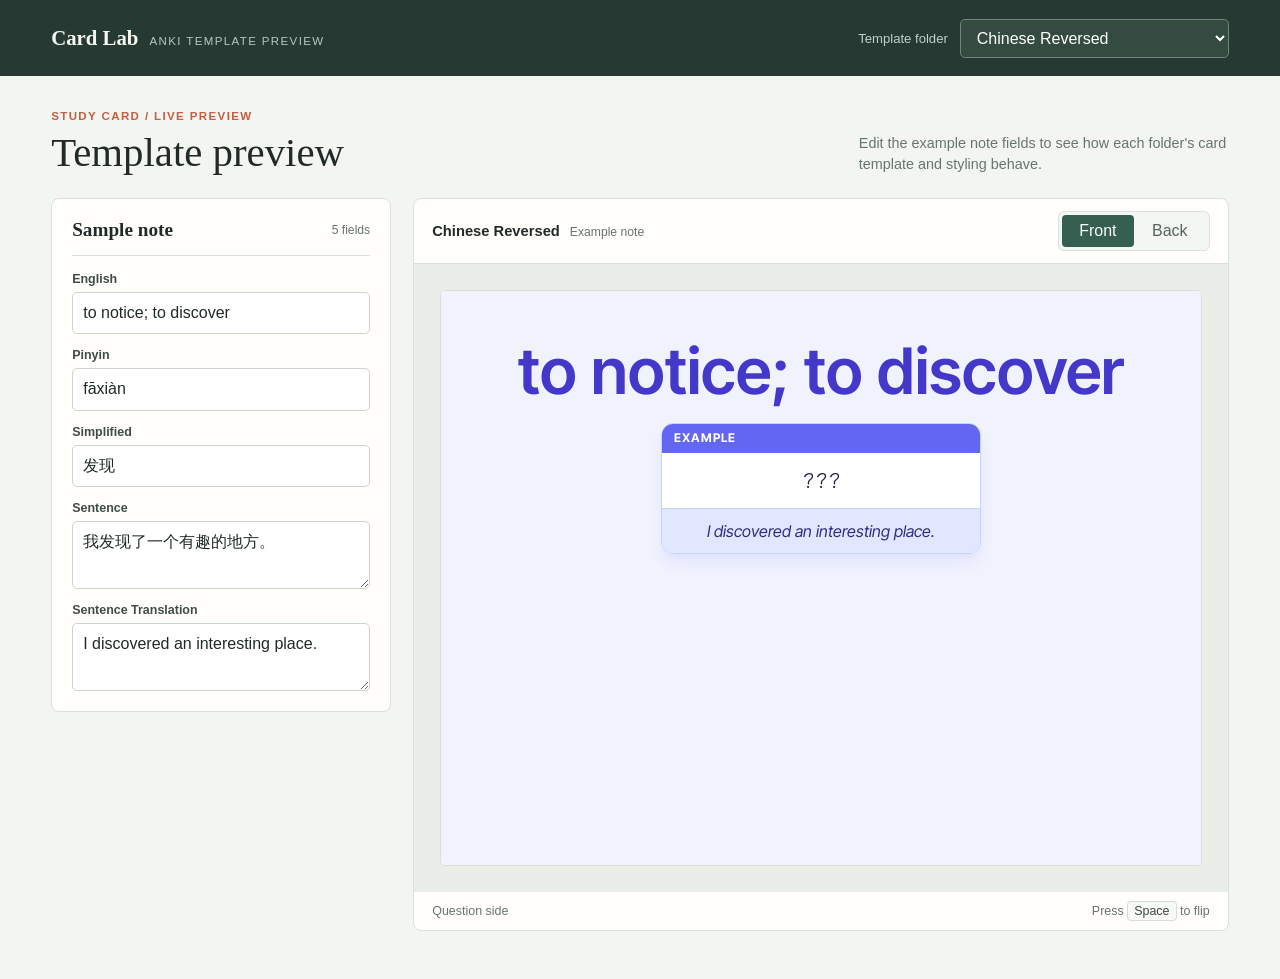
<file: index.html>
﻿<!doctype html>
<html lang="en">

<head>
    <meta charset="utf-8">
    <meta name="viewport" content="width=device-width, initial-scale=1">
    <title>Anki Card Lab</title>
    <style>
        :root {
            color-scheme: light;
            --ink: #202a28;
            --muted: #687572;
            --line: #d9e1dc;
            --paper: #fffefa;
            --canvas: #f2f5f0;
            --leaf: #355f50;
            --leaf-soft: #e1ebe3;
            --signal: #c75d42;
            --radius: 8px;
        }

        * {
            box-sizing: border-box;
        }

        body {
            margin: 0;
            min-width: 320px;
            color: var(--ink);
            background-color: var(--canvas);
            background-image: radial-gradient(#dbe4dc 0.7px, transparent 0.7px);
            background-size: 18px 18px;
            font-family: "Aptos", "Segoe UI", sans-serif;
        }

        button,
        select,
        input,
        textarea {
            font: inherit;
        }

        .topbar {
            min-height: 76px;
            display: flex;
            align-items: center;
            justify-content: space-between;
            gap: 24px;
            padding: 12px clamp(18px, 4vw, 56px);
            color: #f6f7f1;
            background: #263a33;
        }

        .wordmark {
            display: flex;
            align-items: baseline;
            gap: 11px;
            white-space: nowrap;
        }

        .wordmark strong {
            font-family: Georgia, serif;
            font-size: 1.3rem;
            font-weight: 600;
        }

        .wordmark span {
            color: #b7c8bd;
            font-size: 0.72rem;
            letter-spacing: 0.12em;
            text-transform: uppercase;
        }

        .deck-picker {
            display: flex;
            align-items: center;
            gap: 12px;
        }

        .deck-picker label {
            color: #c3d0c7;
            font-size: 0.82rem;
        }

        select {
            min-width: 225px;
            padding: 9px 34px 9px 12px;
            border: 1px solid #71847a;
            border-radius: 5px;
            color: #fff;
            background: #344b40;
        }

        main {
            width: min(1380px, 100%);
            margin: 0 auto;
            padding: 34px clamp(18px, 4vw, 56px) 48px;
        }

        .intro {
            display: flex;
            align-items: end;
            justify-content: space-between;
            gap: 20px;
            margin-bottom: 22px;
        }

        .eyebrow {
            margin: 0 0 7px;
            color: var(--signal);
            font-size: 0.72rem;
            font-weight: 700;
            letter-spacing: 0.12em;
            text-transform: uppercase;
        }

        h1 {
            margin: 0;
            font-family: Georgia, "Times New Roman", serif;
            font-size: clamp(1.8rem, 4vw, 2.55rem);
            font-weight: 500;
        }

        .intro-note {
            max-width: 370px;
            margin: 0;
            color: var(--muted);
            font-size: 0.9rem;
            line-height: 1.5;
        }

        .workspace {
            display: grid;
            grid-template-columns: minmax(260px, 340px) minmax(0, 1fr);
            align-items: start;
            gap: 22px;
        }

        .fields-panel,
        .preview-panel {
            border: 1px solid var(--line);
            border-radius: var(--radius);
            background: var(--paper);
        }

        .fields-panel {
            padding: 20px;
        }

        .panel-heading {
            display: flex;
            align-items: center;
            justify-content: space-between;
            gap: 10px;
            padding-bottom: 14px;
            border-bottom: 1px solid var(--line);
        }

        h2 {
            margin: 0;
            font-family: Georgia, "Times New Roman", serif;
            font-size: 1.2rem;
            font-weight: 600;
        }

        .field-count {
            color: var(--muted);
            font-size: 0.76rem;
        }

        .field-list {
            display: grid;
            gap: 14px;
            padding-top: 16px;
        }

        .field-control {
            display: grid;
            gap: 6px;
        }

        .field-control label {
            color: #3f4c47;
            font-size: 0.78rem;
            font-weight: 650;
        }

        .field-control input,
        .field-control textarea {
            width: 100%;
            padding: 9px 10px;
            border: 1px solid #cbd5ce;
            border-radius: 5px;
            color: var(--ink);
            background: #fff;
            line-height: 1.4;
        }

        .field-control textarea {
            min-height: 68px;
            resize: vertical;
        }

        .field-control input:focus,
        .field-control textarea:focus,
        select:focus-visible,
        button:focus-visible {
            outline: 3px solid #8db6a1;
            outline-offset: 2px;
        }

        .preview-panel {
            overflow: hidden;
        }

        .preview-toolbar {
            min-height: 64px;
            display: flex;
            align-items: center;
            justify-content: space-between;
            gap: 16px;
            padding: 12px 18px;
            border-bottom: 1px solid var(--line);
        }

        .preview-title {
            display: flex;
            align-items: baseline;
            gap: 10px;
        }

        .preview-title strong {
            font-size: 0.92rem;
        }

        .preview-title span {
            color: var(--muted);
            font-size: 0.76rem;
        }

        .side-switch {
            display: inline-flex;
            padding: 3px;
            border: 1px solid var(--line);
            border-radius: 6px;
            background: #f3f6f2;
        }

        .side-switch button {
            min-width: 72px;
            padding: 7px 10px;
            border: 0;
            border-radius: 4px;
            color: #56635d;
            background: transparent;
            cursor: pointer;
        }

        .side-switch button[aria-pressed="true"] {
            color: #fff;
            background: var(--leaf);
        }

        .card-stage {
            padding: clamp(12px, 2.5vw, 26px);
            background: #e9eee8;
        }

        iframe {
            display: block;
            width: 100%;
            height: clamp(420px, 64vh, 680px);
            border: 1px solid #d7dfd8;
            border-radius: 5px;
            background: white;
        }

        .preview-footer {
            display: flex;
            align-items: center;
            justify-content: space-between;
            gap: 14px;
            padding: 12px 18px;
            color: var(--muted);
            font-size: 0.78rem;
        }

        #template-status {
            color: #a23f34;
        }

        #template-status:empty {
            display: none;
        }

        .preview-footer kbd {
            padding: 2px 6px;
            border: 1px solid #d6ddd7;
            border-radius: 4px;
            color: #3c4943;
            background: #f8faf7;
            font-family: inherit;
        }

        @media (max-width: 800px) {
            .topbar {
                align-items: flex-start;
                flex-direction: column;
                gap: 12px;
            }

            .deck-picker {
                width: 100%;
                justify-content: space-between;
            }

            select {
                flex: 1;
                min-width: 0;
                max-width: 360px;
            }

            .intro {
                align-items: flex-start;
                flex-direction: column;
            }

            .workspace {
                grid-template-columns: 1fr;
            }

            .fields-panel {
                order: 2;
            }

            .preview-panel {
                order: 1;
            }
        }

        @media (max-width: 480px) {
            main {
                padding-top: 24px;
            }

            .deck-picker {
                align-items: flex-start;
                flex-direction: column;
                gap: 6px;
            }

            select {
                width: 100%;
                max-width: none;
            }

            .preview-toolbar {
                align-items: flex-start;
                flex-direction: column;
            }

            .preview-footer {
                align-items: flex-start;
                flex-direction: column;
            }

            iframe {
                height: 58vh;
                min-height: 390px;
            }
        }
    </style>
</head>

<body>
    <header class="topbar">
        <div class="wordmark"><strong>Card Lab</strong><span>Anki template preview</span></div>
        <div class="deck-picker">
            <label for="deck-select">Template folder</label>
            <select id="deck-select" aria-label="Choose an Anki template folder"></select>
        </div>
    </header>

    <main>
        <section class="intro" aria-labelledby="page-title">
            <div>
                <p class="eyebrow">Study card / live preview</p>
                <h1 id="page-title">Template preview</h1>
            </div>
            <p class="intro-note">Edit the example note fields to see how each folder's card template and styling
                behave.</p>
        </section>

        <div class="workspace">
            <section class="fields-panel" aria-labelledby="fields-title">
                <div class="panel-heading">
                    <h2 id="fields-title">Sample note</h2>
                    <span class="field-count" id="field-count"></span>
                </div>
                <div class="field-list" id="field-list"></div>
            </section>

            <section class="preview-panel" aria-label="Card preview">
                <div class="preview-toolbar">
                    <div class="preview-title"><strong id="deck-name"></strong><span>Example note</span></div>
                    <div class="side-switch" role="group" aria-label="Card side">
                        <button type="button" data-side="front" aria-pressed="true">Front</button>
                        <button type="button" data-side="back" aria-pressed="false">Back</button>
                    </div>
                </div>
                <div class="card-stage">
                    <iframe id="card-frame" title="Rendered Anki card"></iframe>
                </div>
                <div class="preview-footer">
                    <span id="side-caption">Question side</span>
                    <span id="template-status" role="status" aria-live="polite"></span>
                    <span>Press <kbd>Space</kbd> to flip</span>
                </div>
            </section>
        </div>
    </main>

    <script>
        const decks = [
            {
                name: "Chinese Reversed",
                css: "sts_chinese_styling.css",
                frontFile: "sts_chinese_front.html",
                backFile: "sts_chinese_back.html",
                fields: ["English", "Pinyin", "Simplified", "Sentence", "Sentence Translation"],
                sample: {
                    English: "to notice; to discover",
                    Pinyin: "fāxiàn",
                    Simplified: "发现",
                    Sentence: "我发现了一个有趣的地方。",
                    "Sentence Translation": "I discovered an interesting place."
                }
            },
            {
                name: "Core2K6K",
                css: "core2k6k_styling.css",
                frontFile: "core2k6k_front.html",
                backFile: "core2k6k_back.html",
                fields: ["Vocabulary-Kanji", "Vocabulary-Kana", "Vocabulary-English", "Expression", "Sentence-English"],
                sample: {
                    "Vocabulary-Kanji": "食べる",
                    "Vocabulary-Kana": "たべる",
                    "Vocabulary-English": "to eat",
                    Expression: "朝ごはんを食べる。",
                    "Sentence-English": "I eat breakfast."
                }
            },
            {
                name: "Manga Derived",
                css: "mangaderived_styling.css",
                frontFile: "mangaderived_front.html",
                backFile: "mangaderived_back.html",
                fields: ["Kanji", "Hiragana", "Meaning", "Sentence", "Translation"],
                sample: {
                    Kanji: "約束",
                    Hiragana: "やくそく",
                    Meaning: "promise; appointment",
                    Sentence: "約束を忘れないで。",
                    Translation: "Don't forget the promise."
                }
            },
            {
                name: "Short-Term Spoken Chinese",
                css: "sts_chinese_styling.css",
                frontFile: "sts_chinese_front.html",
                backFile: "sts_chinese_back.html",
                fields: ["Simplified", "Pinyin", "English", "Sentence", "Sentence Translation"],
                sample: {
                    English: "to notice; to discover",
                    Pinyin: "fāxiàn",
                    Simplified: "发现",
                    Sentence: "我发现了一个有趣的地方。",
                    "Sentence Translation": "I discovered an interesting place."
                }
            }
        ];

        const deckSelect = document.querySelector("#deck-select");
        const fieldList = document.querySelector("#field-list");
        const frame = document.querySelector("#card-frame");
        const templateStatus = document.querySelector("#template-status");
        const sideButtons = [...document.querySelectorAll("[data-side]")];
        let activeDeck = decks[0];
        let activeSide = "front";
        let values = {};
        let loadSequence = 0;

        function escapeHtml(value) {
            return String(value)
                .replaceAll("&", "&amp;")
                .replaceAll("<", "&lt;")
                .replaceAll(">", "&gt;")
                .replaceAll('"', "&quot;")
                .replaceAll("'", "&#39;")
                .replaceAll("\n", "<br>");
        }

        function renderAnkiTemplate(template) {
            let rendered = template;
            const sectionPattern = /{{([#^])([^{}]+)}}([\s\S]*?){{\/\2}}/g;
            let previous;

            do {
                previous = rendered;
                rendered = rendered.replace(sectionPattern, (_, marker, field, content) => {
                    const hasValue = Boolean(values[field.trim()]?.trim());
                    return (marker === "#" ? hasValue : !hasValue) ? content : "";
                });
            } while (rendered !== previous && /{{[#^][^{}]+}}/.test(rendered));

            return rendered.replace(/{{([^{}]+)}}/g, (_, field) => escapeHtml(values[field.trim()] ?? ""));
        }

        function renderCard() {
            const template = activeDeck.templates?.[activeSide];
            if (!template) return;

            const cssUrl = new URL(`${activeDeck.name}/${activeDeck.css}`, document.location.href).href;
            const cardMarkup = renderAnkiTemplate(template);
            frame.srcdoc = `<!doctype html><html><head><meta charset="utf-8"><meta name="viewport" content="width=device-width, initial-scale=1"><base href="${document.location.href}"><link rel="stylesheet" href="${cssUrl}"><style>html,body{min-height:100%;}body{overflow:auto}.front-container,.card{min-height:100%;height:auto;padding-bottom:2rem;}img{max-width:100%;}</style></head><body>${cardMarkup}</body></html>`;
            sideButtons.forEach(button => button.setAttribute("aria-pressed", String(button.dataset.side === activeSide)));
            document.querySelector("#side-caption").textContent = activeSide === "front" ? "Question side" : "Answer side";
        }

        async function loadDeckTemplates(deck) {
            const sequence = ++loadSequence;
            templateStatus.textContent = "Loading template files...";
            deck.templates = null;

            try {
                const templateFiles = await Promise.all([deck.frontFile, deck.backFile].map(async file => {
                    const response = await fetch(`${encodeURIComponent(deck.name)}/${file}`);
                    if (!response.ok) throw new Error(`Could not load ${file} (${response.status})`);
                    return response.text();
                }));

                if (sequence !== loadSequence) return;
                deck.templates = { front: templateFiles[0], back: templateFiles[1] };
                templateStatus.textContent = "";
                renderCard();
            } catch (error) {
                if (sequence !== loadSequence) return;
                templateStatus.textContent = document.location.protocol === "file:"
                    ? "Open this page through a local web server to load templates."
                    : `Unable to load ${deck.name} templates. Check that its HTML files are available.`;
                frame.srcdoc = "<!doctype html><html><body style=\"font:16px sans-serif;color:#64748b;padding:24px\">Template files could not be loaded.</body></html>";
                console.error(error);
            }
        }

        function renderFields() {
            values = { ...activeDeck.sample };
            fieldList.replaceChildren();
            document.querySelector("#deck-name").textContent = activeDeck.name;
            document.querySelector("#field-count").textContent = `${activeDeck.fields.length} fields`;

            activeDeck.fields.forEach(field => {
                const wrapper = document.createElement("div");
                wrapper.className = "field-control";
                const label = document.createElement("label");
                const control = document.createElement(field.includes("Sentence") || field === "Expression" ? "textarea" : "input");
                const id = `field-${activeDeck.fields.indexOf(field)}`;
                label.htmlFor = id;
                label.textContent = field;
                control.id = id;
                if (control.tagName === "INPUT") control.type = "text";
                control.value = values[field] ?? "";
                control.addEventListener("input", () => {
                    values[field] = control.value;
                    renderCard();
                });
                wrapper.append(label, control);
                fieldList.append(wrapper);
            });

            activeSide = "front";
            renderCard();
        }

        decks.forEach((deck, index) => {
            const option = document.createElement("option");
            option.value = String(index);
            option.textContent = deck.name;
            deckSelect.append(option);
        });

        deckSelect.addEventListener("change", async () => {
            activeDeck = decks[Number(deckSelect.value)];
            renderFields();
            await loadDeckTemplates(activeDeck);
        });

        sideButtons.forEach(button => button.addEventListener("click", () => {
            activeSide = button.dataset.side;
            renderCard();
        }));

        document.addEventListener("keydown", event => {
            if (event.code !== "Space" || event.target.matches("input, textarea, select, button")) return;
            event.preventDefault();
            activeSide = activeSide === "front" ? "back" : "front";
            renderCard();
        });

        renderFields();
        loadDeckTemplates(activeDeck);
    </script>
</body>

</html>
</file>
